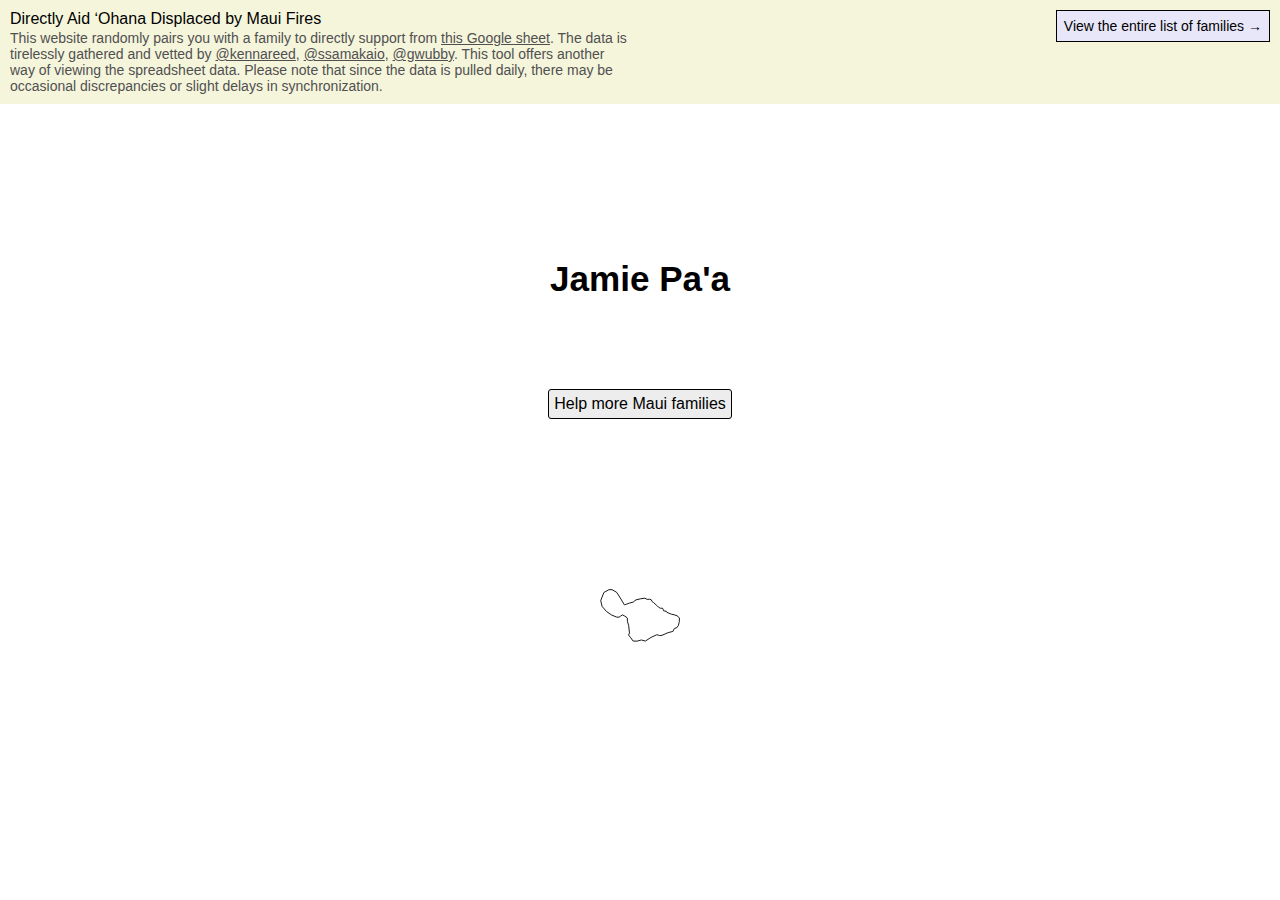
<file: index.html>
<!DOCTYPE html>
<html>
    <head>
      <meta charset="utf-8">
      <title>Get paired with a Maui ʻOhana displaced by Maui fires to directly aid</title>
      <meta name="description" content="This website randomly pairs you with a family to directly support from @kennareed @ssamakaio @gwubby's Google sheet.">
      <meta name="viewport" content="width=device-width,initial-scale=1.0" />
      <link href="css/style.css" rel="stylesheet">
      <link rel="shortcut icon" type="image/png" href="/images/favicon.png">

      <!-- Twitter -->
      <meta name="twitter:card" content="summary_large_image">
      <meta name="twitter:title" content="Get paired with a Maui ʻOhana displaced by Maui fires to directly aid">
      <meta name="twitter:description" content="This website randomly pairs you with a family to directly support from @kennareed @ssamakaio @gwubby's Google sheet.">
      <meta name="twitter:image" content="https://mauiohana.support/images/social-image.png"/>

      <!-- Facebook -->
      <meta property="og:image" content="https://mauiohana.support/images/social-image.png"/>
      <meta property="og:type" content="website"/>
      <meta property="og:title" content="Get paired with a Maui ʻOhana displaced by Maui fires to directly aid"/>
      <meta property="og:description" content="This website randomly pairs you with a family to directly support from @kennareed @ssamakaio @gwubby's Google sheet."/>
      <meta property="og:locale" content="en_US"/>
      <meta property="og:url" content="https://mauiohana.support"/>
    </head>
      
    <body>
        <div id="intro">
            <div id="left">
                <h3>Directly Aid ʻOhana Displaced by Maui Fires</h3>
                <p>This website randomly pairs you with a family to directly support from <a href="https://docs.google.com/spreadsheets/d/1lExatubPl6zvsDcy4qUd3Sv1PvvKrzMhUyOzaKuId0o/htmlview">this Google sheet</a>. The data is tirelessly gathered and vetted by <a href="https://www.instagram.com/kennareed/">@kennareed</a>, <a href="https://www.instagram.com/ssamakaio/">@ssamakaio</a>, <a href="https://www.instagram.com/gwubby/">@gwubby</a>. This tool offers another way of viewing the spreadsheet data. Please note that since the data is pulled daily, there may be occasional discrepancies or slight delays in synchronization.</p>
            </div>

            <a href="https://docs.google.com/spreadsheets/d/1lExatubPl6zvsDcy4qUd3Sv1PvvKrzMhUyOzaKuId0o/htmlview" id="to-directory">View the entire list of families &rarr;</a>
        </div>

        <main>
    
            <div id="ohana">
                <h3 id="family-name"></h3>
                <div id="description"></div>
                <div class="donation-links" id="donation-links-bottom"></div>
            </div>
    
            <button id="support">Help more Maui families</button>

            <img src="images/maui.svg" id="maui" alt="Maui" style="max-width: 80px;">
        </main>
      
        <script src="js/script.js"></script>
    </body>
</html>
</file>
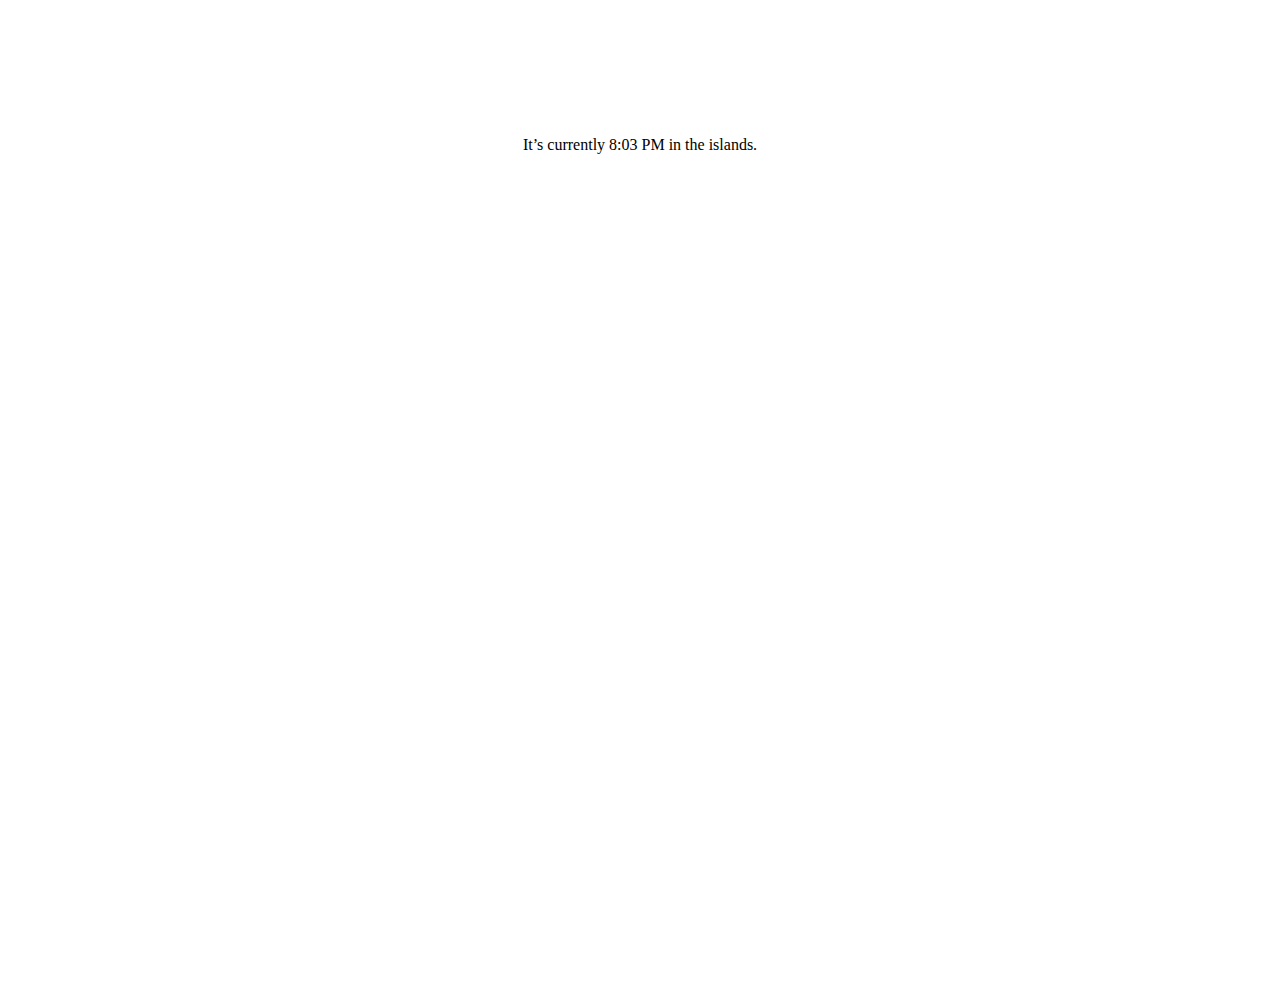
<file: index-3.html>
<!DOCTYPE html>
<html>
    <head>
      <meta charset="utf-8">
      <title>Hawaii Standard Time</title>
      <meta name="description" content="The current time in Hawaii.">
      <meta name="viewport" content="width=device-width,initial-scale=1.0" />
      <link href="css/main.css" rel="stylesheet">
      <link rel="shortcut icon" type="image/png" href="https://www.esrl.noaa.gov/gmd/webdata/mlo/webcam/gatecam.jpg">
      <meta name="twitter:card" content="summary_large_image">
      <meta name="twitter:site" content="@oilstel">
      <meta name="twitter:title" content="Hawaii Standard Time">
      <meta name="twitter:description" content="The current time in Hawaii.">
      <meta name="twitter:image" content="https://www.esrl.noaa.gov/gmd/webdata/mlo/webcam/gatecam.jpg"/>
      <meta property="og:image" content="https://www.esrl.noaa.gov/gmd/webdata/mlo/webcam/gatecam.jpg"/>
      <meta property="og:type" content="website"/>
      <meta property="og:title" content="Hawaii Standard Time"/>
      <meta property="og:description" content="The current time in Hawaii."/>
      <meta property="og:locale" content="en_US"/>
      <meta property="og:url" content="https://hawaiistandardtime.com"/>
      <script src="js/time.js"></script>
    </head>
      
    <body>
   
        <main>
            <p>It’s currently <span id="time"></span> in the islands.</p>
        </main>
      
    </body>
</html>
</file>
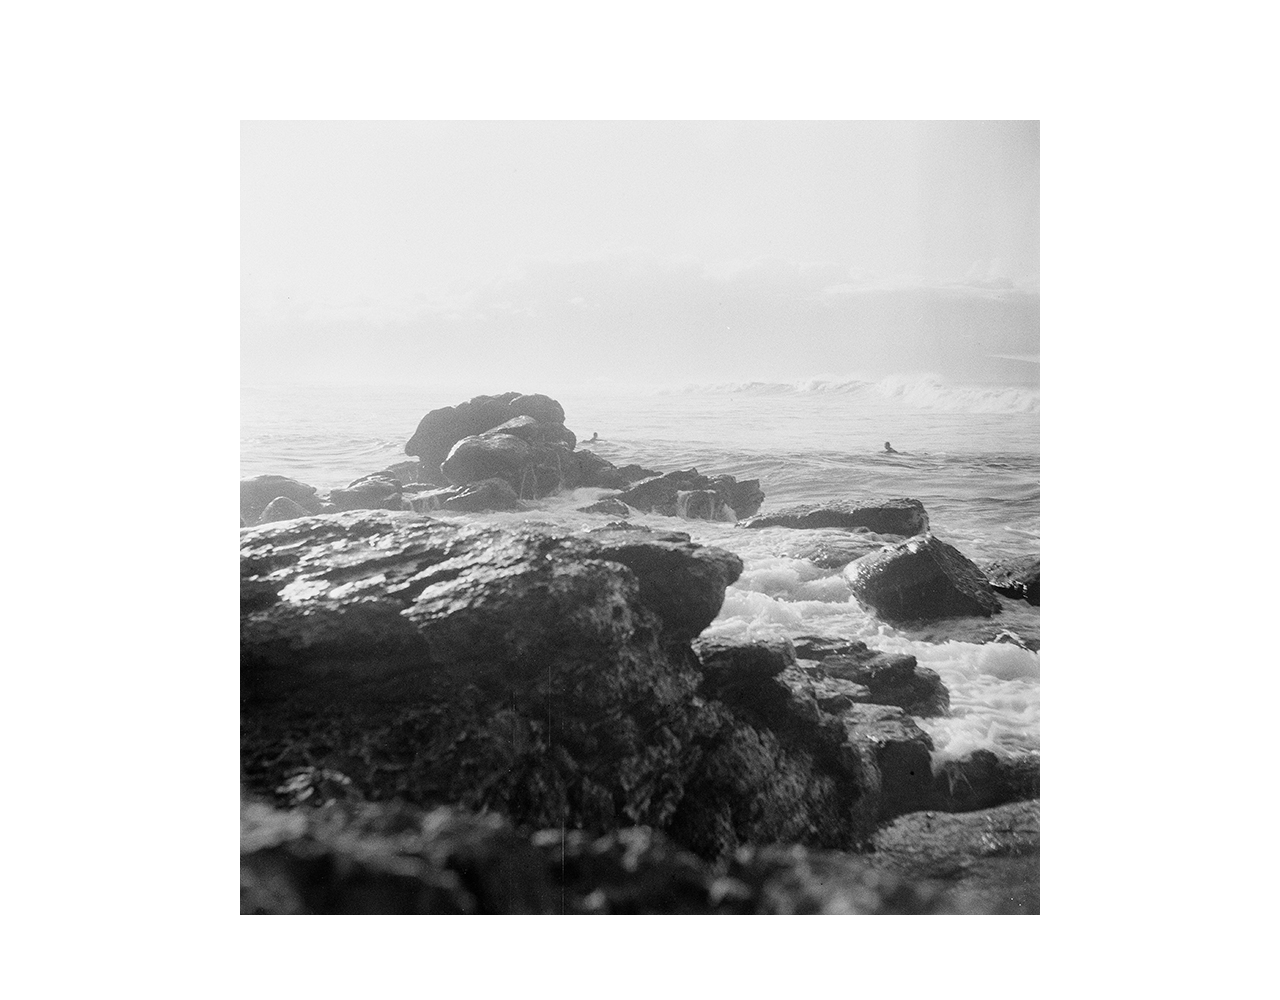
<file: old.html>
<!DOCTYPE html>
<html>
    <head>
      <meta charset="utf-8">
      <title>Hawaii Standard Time</title>
      <meta name="description" content="The current time in Hawaii.">
      <meta name="viewport" content="width=device-width,initial-scale=1.0" />
      <link href="css/main.css" rel="stylesheet">
      <link rel="shortcut icon" type="image/png" href="https://www.nps.gov/webcams-hale/HaleSummitCamCrater.jpg">
      <meta name="twitter:card" content="summary_large_image">
      <meta name="twitter:site" content="@oilstel">
      <meta name="twitter:title" content="Hawaii Standard Time">
      <meta name="twitter:description" content="The current time in Hawaii.">
      <meta name="twitter:image" content="https://www.nps.gov/webcams-hale/HaleSummitCamCrater.jpg"/>
      <meta property="og:image" content="https://www.nps.gov/webcams-hale/HaleSummitCamCrater.jpg"/>
      <meta property="og:type" content="website"/>
      <meta property="og:title" content="Hawaii Standard Time"/>
      <meta property="og:description" content="The current time in Hawaii."/>
      <meta property="og:locale" content="en_US"/>
      <meta property="og:url" content="https://hawaiistandardtime.com"/>
      <script src="js/time.js"></script>
    </head>
      
    <body>
   
        <main>
            <img src="images/surfers.jpg">
        </main>
      
    </body>
</html>
</file>
<file: css/style.css>
*, *:before, *:after { box-sizing: border-box; }
body, html {
    margin: 0;
    padding: 0;
    font-family: Arial, Helvetica, sans-serif;
    color: #000;
    background: #fff;
    -webkit-font-smoothing: antialiased;
    -moz-osx-font-smoothing: grayscale; 
    -webkit-text-size-adjust: none;
}
#intro {
    display: flex;
    flex-flow: row wrap;
    font-family: Arial, Helvetica, sans-serif;
    font-size: 14px;
    text-align: left;
    background-color: #f5f5dc;
    padding: 10px;
}
#intro h3 {
    font-weight: normal;
    font-size: 16px;
    margin: 0;
    margin-bottom: 2px;
}
#intro p {
    font-size: 14px;
    line-height: 16px;
    margin-top: 0;
    margin-bottom: 0;
    color: #505050;
    max-width: 620px;
}
#intro p a {
    color: #505050;
}
#to-directory {
    top: 10px;
    right: 10px;
    background-color: #E8E7FA;
    padding: 7px;
    margin-left: auto;
    height: max-content;
    border: 1px solid #000;
    text-decoration: none;
}


h1 {
    font-family: Arial, Helvetica, sans-serif;
    font-weight: normal;
    font-size: 20px;
}
main {
    display: flex;
    flex-flow: column nowrap;
    justify-content: center;
    align-items: center;
    margin-top: 100px;
    z-index: 1;
    text-align: center;
    padding: 20px;
}
#ohana {
    max-width: 800px;
    font-size: 30px;
}
#family-name {
    font-family: Arial, Helvetica, sans-serif;
    padding: 0 15px;
}
#description {
    font-family: Georgia, 'Times New Roman', Times, serif;
    text-align: left;
    font-size: 24px;
    line-height: 32px;
    padding: 0 15px;
}
.donation-links {
    display: flex;
    flex-flow: column wrap;
    justify-content: center;
    align-items: center;
    margin: 0 auto;
    padding: 0 15px;
    text-decoration: none;
    gap: 10px;
    margin-top: 40px;
    width: 100dvw;
    max-width: 100%;
    text-align: center;
    margin-bottom: 20px;
}
.donation-links a {
    font-family: Arial, Helvetica, sans-serif;
    font-size: 24px;
    padding: 10px 15px;
    border-radius: 8px;
    border: 1px solid #b4b4b4;
    text-decoration: none;
    text-decoration: underline;
    word-break: break-all;
    word-wrap: break-word;
    display: inline-block;
    max-width: fit-content;
    background-color: #E8E7FA;
}
.donation-links a:hover {
    color: #000;
    background-color: yellow;
    border-color: #000;
}
a {
    color: #000;
}
#donation-links-top {
    margin-top: 30px;
}
button#support {
    font-family: Arial, Helvetica, sans-serif;
    font-size: 16px;
    color: #000;
    padding: 5px;
    border-radius: 3px;
    border: 1px solid #000;
    text-decoration: none;
    display: block;
    appearance: none;
    -moz-appearance: none;
    -webkit-appearance: none;
    outline: none;
    cursor: pointer;
    background-color: #ededed;
    margin-bottom: 100px;
    margin-top: 30px;
}
button#support:hover {
    color: #fff;
    background-color: green;
}
#maui {
    margin: 70px 0;
}

@media (max-width: 700px) {
    main {
        margin-top: 0;
    }
    #description {
        font-size: 20px;
        line-height: 28px;
    }
    .donation-links a {
        font-size: 18px;
    }
    #to-directory {
        margin-left: initial;
        margin-top: 10px;
    }
}
</file>
<file: css/main.css>
*, *:before, *:after { box-sizing: border-box; }
body, html {
    margin: 0;
    padding: 0;
    font-family: 'Times New Roman', Times, serif;
    color: #000;
    height: 100%;
    background: #fff;
    -webkit-font-smoothing: antialiased;
    -moz-osx-font-smoothing: grayscale; 
    -webkit-text-size-adjust: none;
}
#intro {
    font-family: Arial, Helvetica, sans-serif;
    font-size: 14px;
    margin: 10px;
    text-align: left;
    max-width: 600px;
}
#intro h3 {
    font-weight: normal;
    font-size: 16px;
    margin: 0;
    margin-bottom: 2px;
}
#intro p {
    font-size: 14px;
    line-height: 16px;
    margin-top: 0;
    color: #505050;
}
#intro p a {
    color: #505050;
}
h1 {
    font-family: Arial, Helvetica, sans-serif;
    font-weight: normal;
    font-size: 20px;
}
main {
    display: flex;
    flex-flow: column nowrap;
    justify-content: center;
    align-items: center;
    margin-top: 100px;
    z-index: 1;
    text-align: center;
    padding: 20px;
}
#ohana {
    max-width: 800px;
    font-size: 30px;
}
#family-name {
    font-family: Arial, Helvetica, sans-serif;
}
#description {
    text-align: left;
    font-size: 24px;
    line-height: 32px;
}
#to-directory {
    position: absolute;
    top: 10px;
    left: 10px;
}
#donation-links {
    margin: 0 auto;
    text-decoration: none;
    display: flex;
    flex-flow: column nowrap;
    justify-content: center;
    align-items: center;
    gap: 10px;
    margin-top: 40px;
}
#donation-links a {
    font-family: Arial, Helvetica, sans-serif;
    font-size: 24px;
    padding: 10px 15px;
    border-radius: 8px;
    border: 1px solid #b4b4b4;
    text-decoration: none;
    max-width: max-content;
    text-decoration: underline;
    word-break: break-all;
    word-wrap: break-word;
}
#donation-links a:hover {
    color: #000;
    background-color: yellow;
    border-color: #000;
}
a {
    color: #000;
}
#donation-link {
    margin-top: 30px;
}
button#support {
    font-family: Arial, Helvetica, sans-serif;
    font-size: 16px;
    color: #000;
    padding: 5px;
    border-radius: 3px;
    border: 1px solid #000;
    text-decoration: none;
    display: block;
    appearance: none;
    -moz-appearance: none;
    -webkit-appearance: none;
    outline: none;
    cursor: pointer;
    background-color: #ededed;
    margin-bottom: 100px;
}
button#support:hover {
    color: #fff;
    background-color: green;
}
#maui {
    margin: 70px 0;
}

@media (max-width: 700px) {

}
</file>
